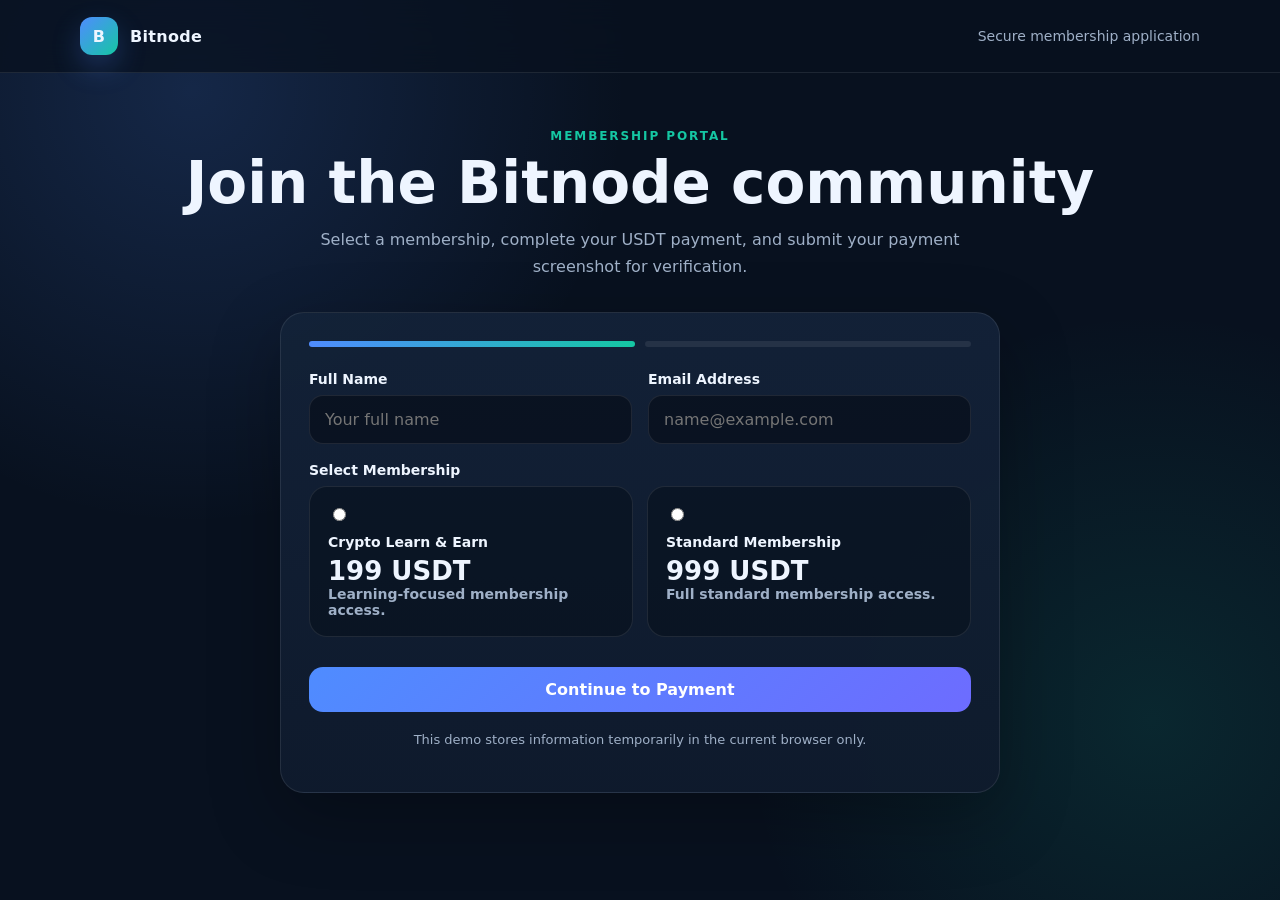
<file: index.html>
<!DOCTYPE html>
<html lang="en">
<head>
  <meta charset="UTF-8" />
  <meta name="viewport" content="width=device-width, initial-scale=1.0" />
  <title>Bitnode Membership</title>
  <link rel="stylesheet" href="css/style.css" />
</head>
<body>
  <header class="topbar">
    <div class="shell nav">
      <div class="brand"><span class="brand-mark">B</span> Bitnode</div>
      <div class="nav-note">Secure membership application</div>
    </div>
  </header>

  <main class="shell">
    <section class="hero">
      <div class="eyebrow">Membership Portal</div>
      <h1>Join the Bitnode community</h1>
      <p>Select a membership, complete your USDT payment, and submit your payment screenshot for verification.</p>
    </section>

    <section class="card form-card">
      <div class="progress"><span class="active"></span><span id="progress2"></span></div>

      <form id="membershipForm">
        <div id="stepOne">
          <div class="grid-2">
            <div class="field">
              <label for="fullName">Full Name</label>
              <input id="fullName" type="text" placeholder="Your full name" required />
            </div>
            <div class="field">
              <label for="email">Email Address</label>
              <input id="email" type="email" placeholder="name@example.com" required />
            </div>
          </div>

          <label>Select Membership</label>
          <div class="plans">
            <label class="plan">
              <input type="radio" name="membership" value="199" required />
              <strong>Crypto Learn &amp; Earn</strong>
              <div class="price">199 USDT</div>
              <div class="muted">Learning-focused membership access.</div>
            </label>
            <label class="plan">
              <input type="radio" name="membership" value="999" required />
              <strong>Standard Membership</strong>
              <div class="price">999 USDT</div>
              <div class="muted">Full standard membership access.</div>
            </label>
          </div>

          <button type="button" class="btn btn-primary btn-block" id="continueBtn">Continue to Payment</button>
        </div>

        <div id="stepTwo" class="hidden">
          <div class="payment-box">
            <div class="payment-row">
              <div class="payment-label">Amount to Send</div>
              <div class="payment-value" id="selectedAmount"></div>
            </div>
            <div class="payment-row">
              <div class="payment-label">Network</div>
              <div class="payment-value">Binance Smart Chain (BEP20)</div>
            </div>
            <div class="payment-row">
              <div class="payment-label">USDT Wallet Address</div>
              <div class="copy-row">
                <input id="walletAddress" type="text" value="0xb05bc2b30377d7a9b68ab2459922fa52edc766f5" readonly />
                <button type="button" class="btn btn-secondary" id="copyBtn">Copy</button>
              </div>
            </div>
          </div>

          <div class="notice">
            Send only USDT through Binance Smart Chain (BEP20). Payments sent using another network may not be recoverable.
          </div>

          <div class="field">
            <label for="paymentScreenshot">Payment Screenshot</label>
            <input id="paymentScreenshot" type="file" accept="image/png,image/jpeg,image/webp" required />
          </div>

          <button type="submit" class="btn btn-primary btn-block">Submit Membership</button>
        </div>
      </form>

      <div id="successMessage" class="success hidden">
        <h2>Application submitted</h2>
        <p>Your payment is awaiting verification. After approval, the administrator will create your username and temporary password and send the login details to your registered email address.</p>
      </div>

      <p class="footer-note">This demo stores information temporarily in the current browser only.</p>
    </section>
  </main>
  <script src="js/app.js"></script>
</body>
</html>
</file>
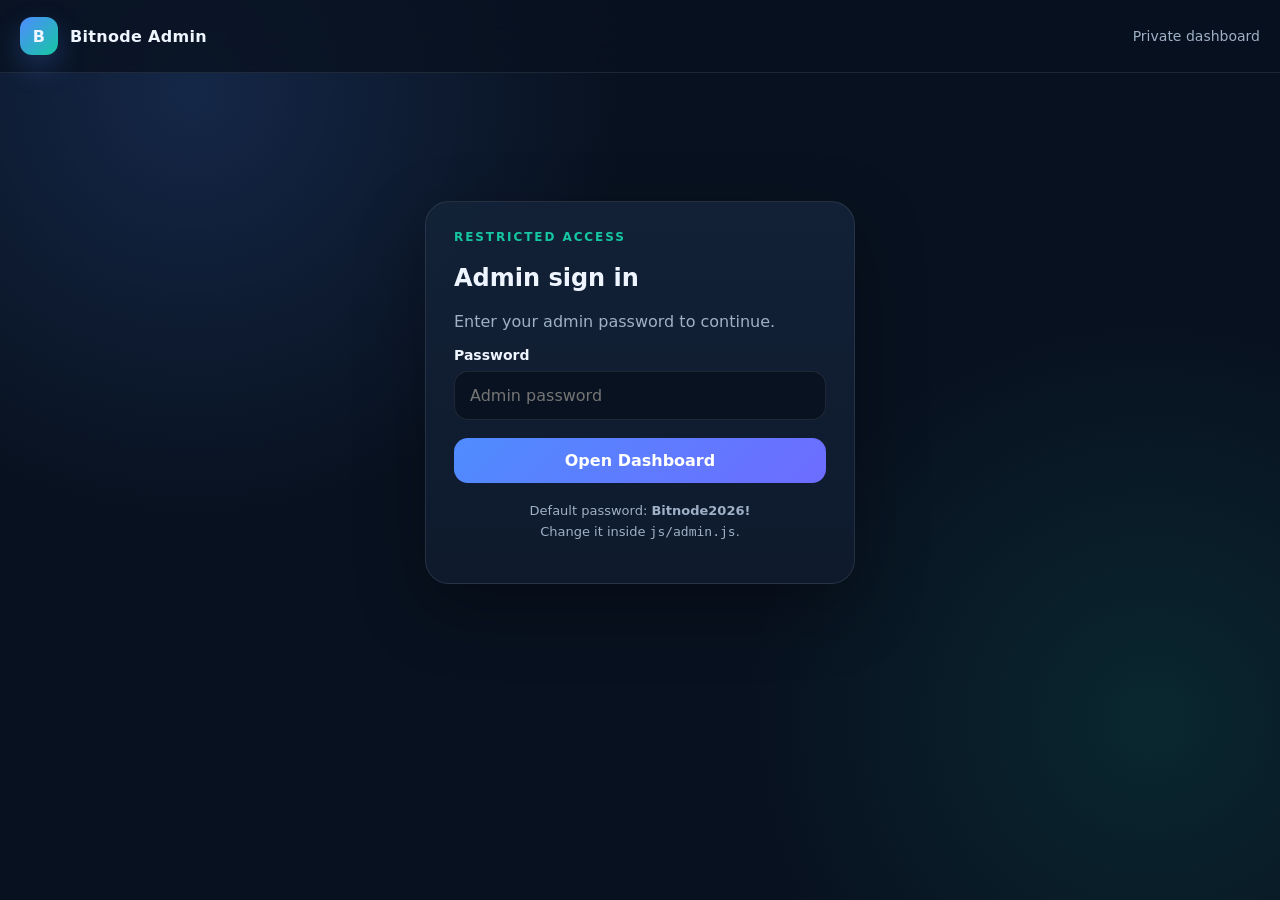
<file: admin.html>
<!DOCTYPE html>
<html lang="en">
<head>
  <meta charset="UTF-8" />
  <meta name="viewport" content="width=device-width, initial-scale=1.0" />
  <title>Bitnode Admin</title>
  <link rel="stylesheet" href="css/style.css" />
</head>
<body>
  <header class="topbar">
    <div class="admin-wrap nav">
      <div class="brand"><span class="brand-mark">B</span> Bitnode Admin</div>
      <div class="nav-note">Private dashboard</div>
    </div>
  </header>

  <main class="admin-wrap">
    <section id="loginView" class="card login-card">
      <div class="eyebrow">Restricted Access</div>
      <h2>Admin sign in</h2>
      <p class="muted">Enter your admin password to continue.</p>
      <div class="field">
        <label for="adminPassword">Password</label>
        <input id="adminPassword" type="password" placeholder="Admin password" />
      </div>
      <button class="btn btn-primary btn-block" id="loginBtn">Open Dashboard</button>
      <p class="footer-note">Default password: <strong>Bitnode2026!</strong><br>Change it inside <code>js/admin.js</code>.</p>
    </section>

    <section id="dashboardView" class="hidden">
      <div class="dashboard-header">
        <div>
          <div class="eyebrow">Administration</div>
          <h1>Membership Dashboard</h1>
          <p class="muted">Review temporary browser-stored applications.</p>
        </div>
        <button class="btn btn-secondary" id="logoutBtn">Log Out</button>
      </div>

      <div class="stats">
        <div class="card stat"><span class="muted">Total Applications</span><strong id="totalCount">0</strong></div>
        <div class="card stat"><span class="muted">Pending</span><strong id="pendingCount">0</strong></div>
        <div class="card stat"><span class="muted">Approved</span><strong id="approvedCount">0</strong></div>
      </div>

      <div class="card table-card">
        <table>
          <thead>
            <tr>
              <th>Name</th><th>Email</th><th>Plan</th><th>Amount</th>
              <th>Screenshot</th><th>Status</th><th>Login</th><th>Actions</th>
            </tr>
          </thead>
          <tbody id="membersTable"></tbody>
        </table>
      </div>
      <p class="footer-note">Admin password protection in a static HTML site is only a visual barrier, not strong security.</p>
    </section>
  </main>

  <div id="loginModal" class="modal hidden">
    <div class="card modal-panel">
      <h2>Assign Login Details</h2>
      <div class="field">
        <label for="assignedUsername">Username</label>
        <input id="assignedUsername" type="text" placeholder="Create username" />
      </div>
      <div class="field">
        <label for="assignedPassword">Temporary Password</label>
        <input id="assignedPassword" type="text" placeholder="Create temporary password" />
      </div>
      <div class="actions">
        <button class="btn btn-secondary" id="cancelLoginModal">Cancel</button>
        <button class="btn btn-primary" id="saveLoginBtn">Save Login</button>
      </div>
    </div>
  </div>

  <div id="imageModal" class="modal hidden">
    <div class="card modal-panel">
      <h2>Payment Screenshot</h2>
      <img id="imagePreview" class="preview" alt="Payment screenshot" />
      <div class="actions" style="margin-top:14px">
        <button class="btn btn-secondary" id="closeImageModal">Close</button>
      </div>
    </div>
  </div>

  <script src="js/admin.js"></script>
</body>
</html>
</file>
<file: css/style.css>
:root {
  --bg: #08111f;
  --panel: #0f1b2d;
  --panel-2: #132238;
  --text: #eef5ff;
  --muted: #9fb0c7;
  --line: rgba(255,255,255,.09);
  --accent: #4f8cff;
  --accent-2: #15c7a3;
  --danger: #ff6b75;
  --warning: #f3ba4b;
  --shadow: 0 24px 70px rgba(0,0,0,.28);
}
* { box-sizing: border-box; }
html { scroll-behavior: smooth; }
body {
  margin: 0;
  min-height: 100vh;
  font-family: Inter, ui-sans-serif, system-ui, -apple-system, BlinkMacSystemFont, "Segoe UI", sans-serif;
  background:
    radial-gradient(circle at 15% 10%, rgba(79,140,255,.18), transparent 32%),
    radial-gradient(circle at 90% 80%, rgba(21,199,163,.12), transparent 30%),
    var(--bg);
  color: var(--text);
}
a { color: inherit; }
button, input { font: inherit; }
.shell { width: min(1120px, calc(100% - 32px)); margin: 0 auto; }
.topbar {
  position: sticky; top: 0; z-index: 10;
  border-bottom: 1px solid var(--line);
  background: rgba(8,17,31,.78);
  backdrop-filter: blur(16px);
}
.nav { min-height: 72px; display: flex; align-items: center; justify-content: space-between; gap: 20px; }
.brand { display: flex; align-items: center; gap: 12px; font-weight: 800; letter-spacing: .3px; }
.brand-mark {
  width: 38px; height: 38px; border-radius: 12px;
  display: grid; place-items: center;
  background: linear-gradient(135deg, var(--accent), var(--accent-2));
  box-shadow: 0 12px 28px rgba(79,140,255,.25);
}
.nav-note { color: var(--muted); font-size: 14px; }
main { padding: 56px 0 72px; }
.hero { text-align: center; margin-bottom: 32px; }
.eyebrow { color: var(--accent-2); text-transform: uppercase; letter-spacing: .16em; font-size: 12px; font-weight: 800; }
h1 { margin: 10px 0 12px; font-size: clamp(34px, 6vw, 58px); line-height: 1.05; }
.hero p { margin: 0 auto; color: var(--muted); max-width: 680px; line-height: 1.7; }
.card {
  background: linear-gradient(180deg, rgba(19,34,56,.96), rgba(15,27,45,.96));
  border: 1px solid var(--line);
  border-radius: 24px;
  box-shadow: var(--shadow);
}
.form-card { width: min(720px, 100%); margin: 0 auto; padding: 28px; }
.progress { display: flex; gap: 10px; margin-bottom: 24px; }
.progress span { height: 6px; flex: 1; border-radius: 999px; background: rgba(255,255,255,.08); }
.progress span.active { background: linear-gradient(90deg, var(--accent), var(--accent-2)); }
.grid-2 { display: grid; grid-template-columns: 1fr 1fr; gap: 16px; }
.field { margin-bottom: 18px; }
label { display: block; margin-bottom: 8px; font-size: 14px; font-weight: 700; }
input[type="text"], input[type="email"], input[type="password"], input[type="file"] {
  width: 100%;
  border: 1px solid var(--line);
  background: rgba(7,15,27,.72);
  color: var(--text);
  border-radius: 14px;
  padding: 14px 15px;
  outline: none;
}
input:focus { border-color: var(--accent); box-shadow: 0 0 0 4px rgba(79,140,255,.12); }
.plans { display: grid; grid-template-columns: 1fr 1fr; gap: 14px; margin: 8px 0 22px; }
.plan {
  display: block; cursor: pointer; border: 1px solid var(--line); border-radius: 18px;
  padding: 18px; background: rgba(7,15,27,.55); transition: .2s ease;
}
.plan:hover { transform: translateY(-2px); border-color: rgba(79,140,255,.7); }
.plan input { width: auto; margin-right: 8px; }
.plan strong { display: block; margin: 10px 0 6px; }
.price { font-size: 26px; font-weight: 900; }
.muted { color: var(--muted); }
.btn {
  border: 0; border-radius: 14px; padding: 13px 18px; cursor: pointer;
  font-weight: 800; transition: .2s ease;
}
.btn:hover { transform: translateY(-1px); }
.btn-primary { color: white; background: linear-gradient(135deg, var(--accent), #6d6cff); }
.btn-secondary { color: var(--text); background: rgba(255,255,255,.08); border: 1px solid var(--line); }
.btn-success { color: #05281f; background: #65e6c6; }
.btn-danger { color: #3a090d; background: #ff9ba3; }
.btn-warning { color: #352400; background: #ffd27a; }
.btn-block { width: 100%; }
.payment-box {
  border: 1px solid var(--line); background: rgba(7,15,27,.55);
  border-radius: 18px; padding: 18px; margin-bottom: 18px;
}
.payment-row { margin-bottom: 16px; }
.payment-row:last-child { margin-bottom: 0; }
.payment-label { color: var(--muted); font-size: 12px; text-transform: uppercase; letter-spacing: .08em; }
.payment-value { margin-top: 5px; font-weight: 800; overflow-wrap: anywhere; }
.copy-row { display: flex; gap: 8px; align-items: center; }
.copy-row input { flex: 1; }
.notice {
  border: 1px solid rgba(243,186,75,.28);
  background: rgba(243,186,75,.09);
  color: #ffe4a7; border-radius: 14px; padding: 14px; line-height: 1.55; margin-bottom: 18px;
}
.success {
  text-align: center; border: 1px solid rgba(21,199,163,.28);
  background: rgba(21,199,163,.1); padding: 26px; border-radius: 18px;
}
.hidden { display: none !important; }
.admin-wrap { width: min(1240px, calc(100% - 32px)); margin: 0 auto; }
.login-card { width: min(430px, 100%); margin: 8vh auto 0; padding: 28px; }
.dashboard-header { display: flex; justify-content: space-between; gap: 18px; align-items: end; margin-bottom: 22px; }
.dashboard-header h1 { font-size: 38px; margin: 0 0 8px; }
.stats { display: grid; grid-template-columns: repeat(3,1fr); gap: 16px; margin-bottom: 20px; }
.stat { padding: 20px; }
.stat strong { display: block; font-size: 30px; margin-top: 8px; }
.table-card { overflow-x: auto; padding: 12px; }
table { width: 100%; border-collapse: collapse; min-width: 1050px; }
th, td { padding: 14px 12px; text-align: left; border-bottom: 1px solid var(--line); vertical-align: middle; }
th { color: var(--muted); font-size: 12px; text-transform: uppercase; letter-spacing: .06em; }
.status { display: inline-flex; padding: 6px 10px; border-radius: 999px; font-size: 12px; font-weight: 800; }
.pending { background: rgba(243,186,75,.14); color: #ffd57f; }
.approved { background: rgba(21,199,163,.14); color: #70efcf; }
.rejected { background: rgba(255,107,117,.14); color: #ff9da5; }
.actions { display: flex; flex-wrap: wrap; gap: 8px; }
.modal {
  position: fixed; inset: 0; display: grid; place-items: center; padding: 20px;
  background: rgba(0,0,0,.68); z-index: 30;
}
.modal-panel { width: min(500px, 100%); padding: 24px; }
.preview { width: 100%; max-height: 65vh; object-fit: contain; border-radius: 14px; background: #07101d; }
.footer-note { margin-top: 18px; color: var(--muted); font-size: 13px; text-align: center; line-height: 1.6; }
@media (max-width: 760px) {
  .grid-2, .plans, .stats { grid-template-columns: 1fr; }
  .dashboard-header { align-items: flex-start; flex-direction: column; }
  .nav-note { display: none; }
  .form-card { padding: 20px; }
}
</file>
